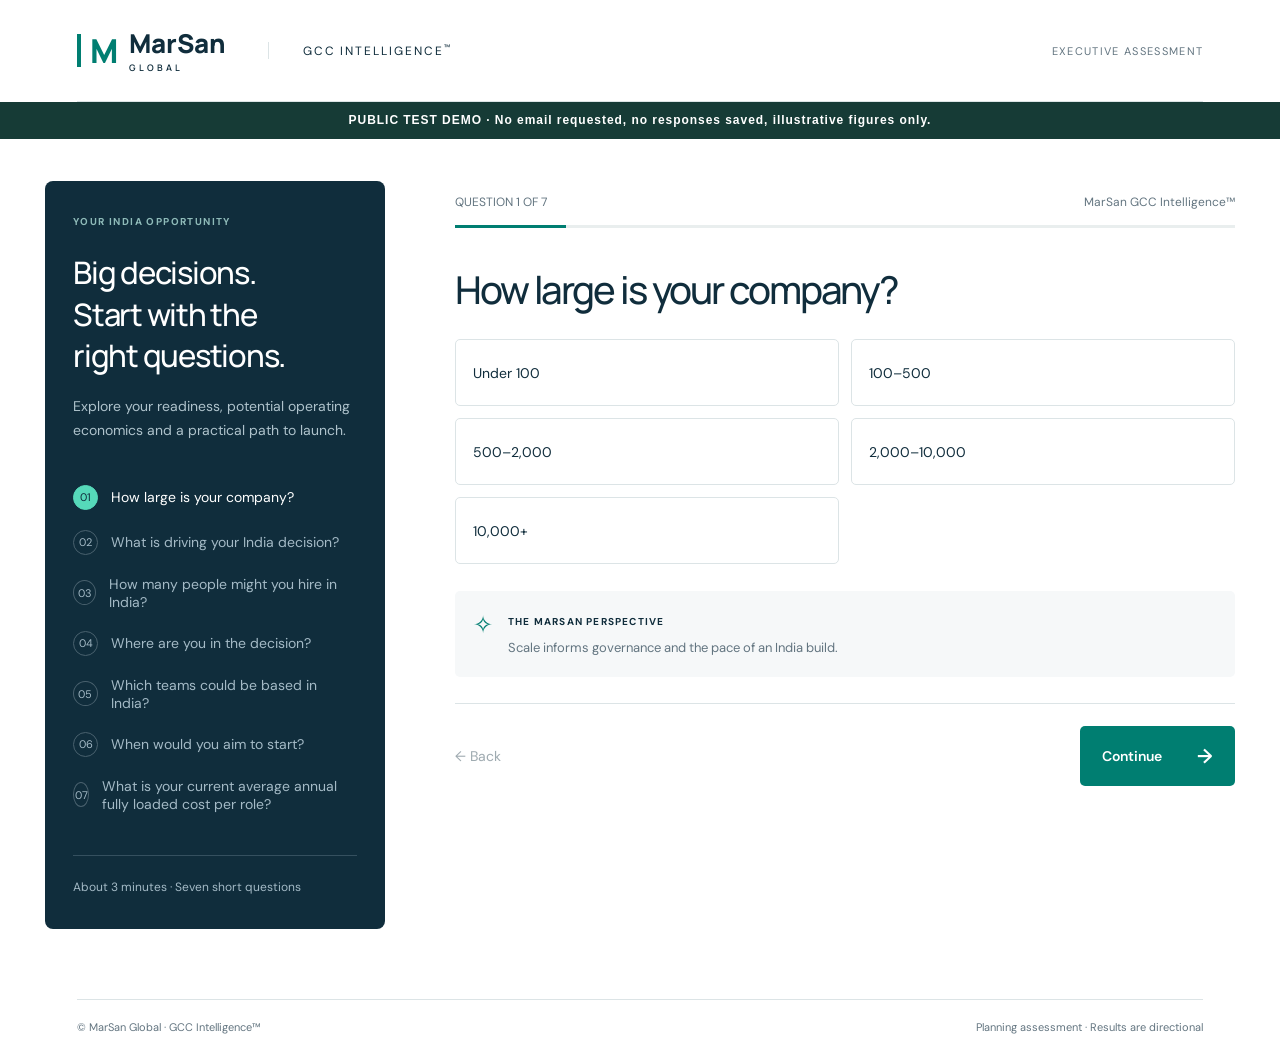
<file: index.html>
<!doctype html>
<html lang="en"><head><meta charset="utf-8"><meta name="viewport" content="width=device-width, initial-scale=1"><title>MarSan GCC Intelligence</title><meta name="description" content="Explore your India GCC opportunity with MarSan Global."><link rel="icon" href="./favicon.svg"><link rel="stylesheet" href="./style.css"><style>.demo-banner{background:#163b36;color:#fff;text-align:center;padding:10px 16px;font:600 12px/1.4 Arial,sans-serif;letter-spacing:.08em}</style></head>
<body>
<header><a class="brand" href="./" aria-label="MarSan Global"><span class="brandmark">M</span><span>MarSan<small>GLOBAL</small></span></a><div class="productname">GCC INTELLIGENCE<sup>™</sup></div><span class="headernote">EXECUTIVE ASSESSMENT</span></header>
<div class="demo-banner" role="status">PUBLIC TEST DEMO · No email requested, no responses saved, illustrative figures only.</div><main class="singlepage"><section id="assessment" class="assessment-shell"><aside><span class="eyebrow">YOUR INDIA OPPORTUNITY</span><h2>Big decisions.<br>Start with the<br>right questions.</h2><p>Explore your readiness, potential operating economics and a practical path to launch.</p><ol id="steps"></ol><div class="asidebottom">About 3 minutes · Seven short questions</div></aside><section class="questionpanel"><div class="questiontop"><span id="questioncount"></span><span>MarSan GCC Intelligence™</span></div><div class="progress"><span id="progressfill"></span></div><div id="question"></div><div class="expertise"><span>✧</span><div><strong>THE MARSAN PERSPECTIVE</strong><p id="insight"></p></div></div><div class="questionnav"><button id="back" class="textbutton" type="button">← Back</button><span id="questionerror" role="alert"></span><button id="next" class="primary" type="button">Continue <span>→</span></button></div></section></section>
<section id="results" hidden><div class="resulthead"><div><div class="eyebrow">YOUR EXECUTIVE ASSESSMENT</div><h1>Your next chapter in India.</h1><p id="resultsummary"></p></div><button id="restart" class="primary" type="button">Start a new assessment <span>↗</span></button></div><div class="resultgrid"><article class="scorecard"><span class="overline">GCC READINESS</span><div class="scorecircle"><strong id="score"></strong><span>/ 100</span></div><h3 id="scoreband"></h3><p>An initial planning view based on the answers you shared.</p></article><article class="savingscard"><div class="cardtop"><span class="overline">ILLUSTRATIVE ANNUAL DIFFERENCE</span><span class="pill">Directional estimate</span></div><strong class="savingnumber" id="savingsheadline"></strong><p id="savingsnote"></p><div class="compare"><div><span>Current delivery scenario</span><b id="currentcost"></b></div><div class="bar current"></div><div><span>India delivery scenario</span><b id="indiacost"></b></div><div class="bar india"></div></div><p class="fineprint">Demo figures use a simplified example of $20,000 per role. They are not MarSan projections, quotations or guaranteed savings.</p></article><article class="modelcard"><span class="overline">SUGGESTED STARTING MODEL</span><h2 id="modelname"></h2><p>A starting point for discussion. The right structure depends on control, ownership, role mix and execution needs.</p><span class="modeltag">Discuss the model with MarSan</span></article></div><section class="nextsection"><div><span class="eyebrow">FROM ASSESSMENT TO ACTION</span><h2>Make the next move clear.</h2><p>We recommend validating the business case before committing to a build plan.</p></div><div class="nextlist"><article><span>01</span><div><h3>Validate the economics</h3><p>Confirm fully loaded costs, role mix and transition needs.</p></div></article><article><span>02</span><div><h3>Design your operating model</h3><p>Clarify governance, ownership and the first wave of capabilities.</p></div></article><article><span>03</span><div><h3>Sequence your first team</h3><p>Plan first-cohort readiness separately from full-scale hiring.</p></div></article></div></section></section></main>

<footer><span>© MarSan Global · GCC Intelligence™</span><span>Planning assessment · Results are directional</span></footer><script src="./demo.js" defer></script></body></html>
</file>
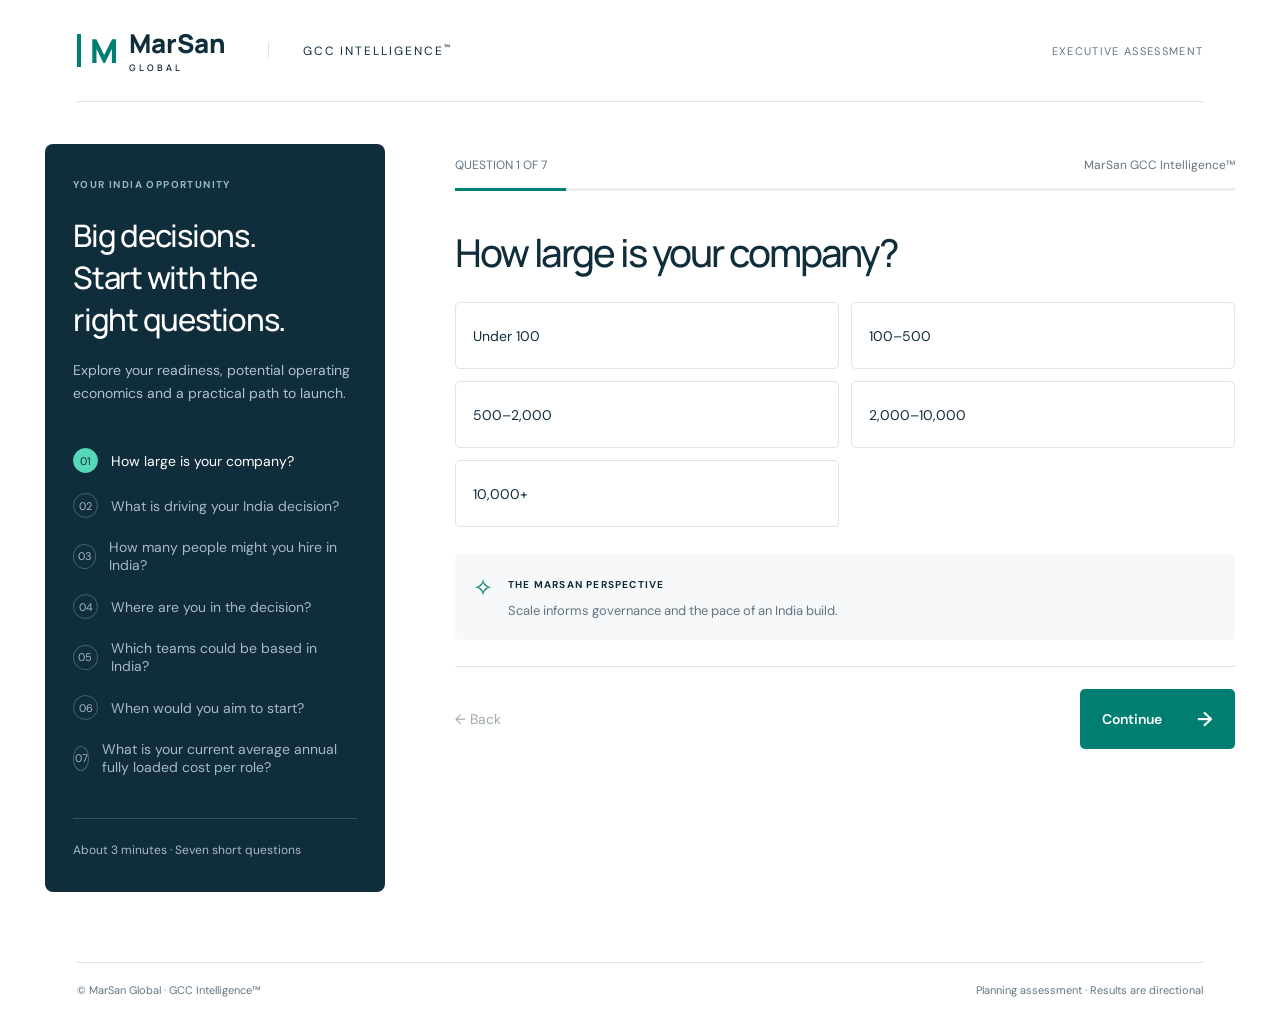
<file: calculator.html>
<!doctype html>
<html lang="en"><head><meta charset="utf-8"><meta name="viewport" content="width=device-width, initial-scale=1"><title>MarSan GCC Intelligence</title><meta name="description" content="Explore your India GCC opportunity with MarSan Global."><link rel="icon" href="/favicon.svg"><link rel="stylesheet" href="/style.css"></head>
<body>
<header><a class="brand" href="/" aria-label="MarSan Global"><span class="brandmark">M</span><span>MarSan<small>GLOBAL</small></span></a><div class="productname">GCC INTELLIGENCE<sup>™</sup></div><span class="headernote">EXECUTIVE ASSESSMENT</span></header>
<main class="singlepage"><section id="assessment" class="assessment-shell"><aside><span class="eyebrow">YOUR INDIA OPPORTUNITY</span><h2>Big decisions.<br>Start with the<br>right questions.</h2><p>Explore your readiness, potential operating economics and a practical path to launch.</p><ol id="steps"></ol><div class="asidebottom">About 3 minutes · Seven short questions</div></aside><section class="questionpanel"><div class="questiontop"><span id="questioncount"></span><span>MarSan GCC Intelligence™</span></div><div class="progress"><span id="progressfill"></span></div><div id="question"></div><div class="expertise"><span>✧</span><div><strong>THE MARSAN PERSPECTIVE</strong><p id="insight"></p></div></div><div class="questionnav"><button id="back" class="textbutton" type="button">← Back</button><span id="questionerror" role="alert"></span><button id="next" class="primary" type="button">Continue <span>→</span></button></div></section></section>
<section id="results" hidden><div class="resulthead"><div><div class="eyebrow">YOUR EXECUTIVE ASSESSMENT</div><h1>Your next chapter in India.</h1><p id="resultsummary"></p></div><button id="restart" class="primary" type="button">Start a new assessment <span>↗</span></button></div><div class="resultgrid"><article class="scorecard"><span class="overline">GCC READINESS</span><div class="scorecircle"><strong id="score"></strong><span>/ 100</span></div><h3 id="scoreband"></h3><p>An initial planning view based on the answers you shared.</p></article><article class="savingscard"><div class="cardtop"><span class="overline">POTENTIAL ANNUAL OPERATING DIFFERENCE</span><span class="pill">Directional estimate</span></div><strong class="savingnumber" id="savingsheadline"></strong><p id="savingsnote"></p><div class="compare"><div><span>Current delivery scenario</span><b id="currentcost"></b></div><div class="bar current"></div><div><span>India delivery scenario</span><b id="indiacost"></b></div><div class="bar india"></div></div><p class="fineprint">This initial estimate is for planning, subject to a detailed assessment. It is not a quotation or guaranteed saving.</p></article><article class="modelcard"><span class="overline">SUGGESTED STARTING MODEL</span><h2 id="modelname"></h2><p>A starting point for discussion. The right structure depends on control, ownership, role mix and execution needs.</p><span class="modeltag">Discuss the model with MarSan</span></article></div><section class="nextsection"><div><span class="eyebrow">FROM ASSESSMENT TO ACTION</span><h2>Make the next move clear.</h2><p>We recommend validating the business case before committing to a build plan.</p></div><div class="nextlist"><article><span>01</span><div><h3>Validate the economics</h3><p>Confirm fully loaded costs, role mix and transition needs.</p></div></article><article><span>02</span><div><h3>Design your operating model</h3><p>Clarify governance, ownership and the first wave of capabilities.</p></div></article><article><span>03</span><div><h3>Sequence your first team</h3><p>Plan first-cohort readiness separately from full-scale hiring.</p></div></article></div></section></section></main>
<dialog id="lead-dialog"><button id="close" class="close" type="button" aria-label="Close form">×</button><div class="eyebrow">YOUR ASSESSMENT IS READY</div><h2>Unlock your GCC perspective.</h2><p>Enter your company details to see your results. We’ll use the assessment to understand your GCC priorities.</p><form id="lead-form"><label>Work email <span aria-hidden="true">*</span><input id="email" name="email" type="email" autocomplete="email" required placeholder="you@company.com" maxlength="254"></label><label>Full name <span aria-hidden="true">*</span><input id="name" name="name" autocomplete="name" required minlength="2" maxlength="100" placeholder="Your name"></label><label>Company <span aria-hidden="true">*</span><input id="company" name="company" autocomplete="organization" required minlength="2" maxlength="150" placeholder="Company name"></label><label>Role <small>(optional)</small><select id="role" name="role"><option value="">Select your role</option><option>CEO / Founder</option><option>CFO / Finance</option><option>Technology / Engineering</option><option>HR / Talent</option><option>Operations / Transformation</option><option>PE / Investor</option><option>Other</option></select></label><input name="website" class="honeypot" tabindex="-1" autocomplete="off" aria-hidden="true"><label class="checklabel"><input id="advisor" type="checkbox"> I’d like MarSan to contact me about this assessment.</label><label class="checklabel"><input id="marketing" type="checkbox"> Send me occasional GCC insights and invitations. I can opt out later.</label><p id="lead-error" role="alert"></p><button id="submit-lead" class="primary" type="submit">See my results <span>→</span></button><p class="small">Submitting gives MarSan your answers and contact details for this requested assessment. Marketing messages require the separate checkbox. <a href="/privacy.html" target="_blank" rel="noopener noreferrer">Privacy notice ↗</a></p></form></dialog>
<footer><span>© MarSan Global · GCC Intelligence™</span><span>Planning assessment · Results are directional</span></footer><script src="/calculator.js" defer></script></body></html>
</file>
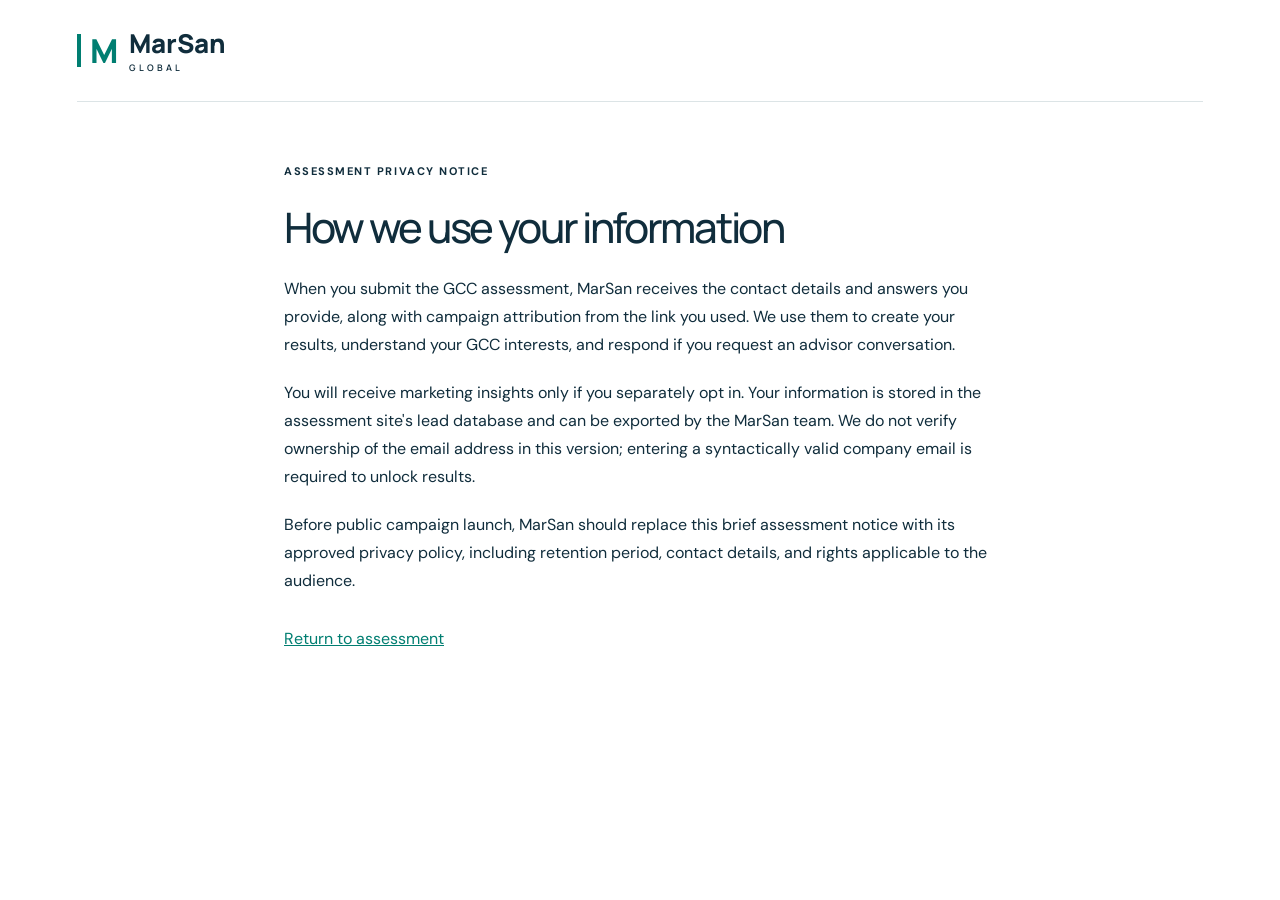
<file: privacy.html>
<!doctype html><html lang="en"><head><meta charset="utf-8"><meta name="viewport" content="width=device-width, initial-scale=1"><title>Assessment privacy notice | MarSan Global</title><link rel="stylesheet" href="/style.css"></head><body><header><a class="brand" href="/calculator.html"><span class="brandmark">M</span><span>MarSan<small>GLOBAL</small></span></a></header><main style="max-width:760px;margin:60px auto;padding:0 24px 80px;line-height:1.75"><p class="eyebrow">ASSESSMENT PRIVACY NOTICE</p><h1 style="font-size:42px">How we use your information</h1><p>When you submit the GCC assessment, MarSan receives the contact details and answers you provide, along with campaign attribution from the link you used. We use them to create your results, understand your GCC interests, and respond if you request an advisor conversation.</p><p style="margin-top:20px">You will receive marketing insights only if you separately opt in. Your information is stored in the assessment site's lead database and can be exported by the MarSan team. We do not verify ownership of the email address in this version; entering a syntactically valid company email is required to unlock results.</p><p style="margin-top:20px">Before public campaign launch, MarSan should replace this brief assessment notice with its approved privacy policy, including retention period, contact details, and rights applicable to the audience.</p><p style="margin-top:30px"><a href="/calculator.html" style="color:#007e71;text-decoration:underline">Return to assessment</a></p></main></body></html>
</file>
<file: style.css>
@import url('https://fonts.googleapis.com/css2?family=DM+Sans:wght@400;500;600;700&family=Manrope:wght@400;500;600;700;800&display=swap');
:root{--ink:#102d3c;--muted:#637580;--teal:#007e71;--mint:#56d9ba;--line:#dce4e6;--paper:#f7f9fa}*{box-sizing:border-box}body{margin:0;color:var(--ink);background:white;font-family:'DM Sans',sans-serif;font-size:16px}button,a,input{font:inherit}button{cursor:pointer}button:focus-visible,a:focus-visible,input:focus-visible{outline:3px solid #1b9b88;outline-offset:4px}button{border:0}a{color:inherit;text-decoration:none}.previewbar{background:#0b202c;color:#a6bbc6;min-height:48px;display:flex;align-items:center;justify-content:space-between;padding:0 4%;font-size:12px;letter-spacing:.07em}.previewbar>span:first-child{display:flex;gap:12px;align-items:center}.previewbar i{width:1px;height:13px;background:#49606d}.previewbar nav{display:flex;align-self:stretch}.previewbar button{padding:0 20px;background:transparent;color:#b3c5ce;font-size:13px;letter-spacing:0;border-bottom:2px solid transparent}.previewbar button.active{color:white;border-color:var(--mint);background:#163542}.previewnote{font-size:12px;letter-spacing:0}header{height:102px;margin:0 6%;display:flex;align-items:center;border-bottom:1px solid var(--line);gap:42px}.brand{display:flex;gap:11px;align-items:center;font-family:Manrope,sans-serif;font-weight:800;font-size:26px;line-height:1}.brand small{display:block;font-size:9px;letter-spacing:.34em;margin-top:7px;font-weight:600}.brandmark{font-size:33px;border-left:4px solid var(--teal);padding-left:9px;color:var(--teal)}.productname{font-size:12px;letter-spacing:.16em;border-left:1px solid var(--line);padding-left:34px}.productname sup{font-size:8px}header>.textbutton{margin-left:auto}.textbutton{background:transparent;color:var(--ink);font-size:14px;padding:12px 0}.textbutton span{margin-left:14px}.screen{display:none}.screen.active{display:block}.hero{padding:68px 6% 64px;display:grid;grid-template-columns:1.12fr 1fr;gap:6%;align-items:center;max-width:1600px;margin:auto}.eyebrow{font-size:11px;font-weight:700;letter-spacing:.14em;display:flex;align-items:center;gap:10px}.herocopy .eyebrow>span{width:7px;height:7px;background:var(--teal);border-radius:50%}h1,h2,h3,p{margin:0}h1,h2,h3{font-family:Manrope,sans-serif}h1{font-weight:500;letter-spacing:-.055em;font-size:clamp(40px,4.4vw,68px);line-height:1.13;margin:23px 0}em{font-style:normal;color:var(--teal)}.herocopy>p{font-size:17px;color:var(--muted);line-height:1.8;max-width:495px;margin-bottom:30px}.primary{background:var(--teal);color:white;padding:17px 22px;border-radius:5px;display:inline-flex;gap:35px;justify-content:space-between;align-items:center;font-size:14px;font-weight:600;transition:background .2s}.primary:hover{background:#005f58}.primary span{font-size:20px}.micro{display:flex;gap:10px;font-size:12px;color:var(--muted);margin-top:19px}.micro b{font-weight:400}.report-preview{background:#f0f5f5;border:1px solid #d9e4e4;border-radius:12px;padding:30px;box-shadow:0 20px 50px #123e4010;position:relative}.report-top{display:flex;justify-content:space-between;align-items:center}.report-top .eyebrow{font-size:10px}.pill{font-size:11px;letter-spacing:0;font-weight:500;border:1px solid #cddbdc;padding:5px 9px;border-radius:20px;white-space:nowrap}.report-preview h2{font-size:28px;font-weight:500;letter-spacing:-.035em;line-height:1.35;margin-top:26px}.previewmetric{display:flex;justify-content:space-between;align-items:center;border-bottom:1px solid #cbdcdb;padding:29px 0 23px;margin-bottom:8px}.overline{font-size:11px;letter-spacing:.11em;font-weight:700}.previewmetric strong{display:block;font-family:Manrope,sans-serif;font-size:43px;letter-spacing:-.05em;margin:9px 0}.previewmetric strong span{font-size:30px}.previewmetric p{font-size:11px;color:var(--muted)}.spark{height:80px;display:flex;align-items:flex-end;gap:6px;margin-left:12px}.spark b{width:10px;background:#a8d6ca;height:24%}.spark b:nth-child(2){height:36%}.spark b:nth-child(3){height:44%}.spark b:nth-child(4){height:58%}.spark b:nth-child(5){height:66%}.spark b:nth-child(6){height:84%}.spark b:nth-child(7){height:100%;background:var(--teal)}.reportrow{display:flex;justify-content:space-between;gap:12px;padding:15px 0;font-size:12px}.reportrow>span{color:var(--muted)}.reportrow strong{font-weight:500}.reportrow strong span{margin-left:8px}.reportbottom{background:#e3eeeb;padding:13px;font-size:12px;border-radius:4px;margin-top:14px}.miniicon{color:var(--teal);margin-right:8px}.valuegrid{display:grid;grid-template-columns:repeat(3,1fr);gap:48px;margin:0 6%;border-top:1px solid var(--line);padding:35px 0 40px}.valuegrid article+article{border-left:1px solid var(--line);padding-left:38px}.number{font-size:10px;color:var(--teal);font-weight:700;letter-spacing:.15em}.valuegrid h3{font-size:18px;letter-spacing:-.03em;margin:13px 0 10px;font-weight:600}.valuegrid p{font-size:14px;color:var(--muted);line-height:1.7;max-width:330px}footer{border-top:1px solid var(--line);margin:0 6%;padding:20px 0;display:flex;align-items:center;justify-content:space-between;font-size:11px;color:var(--muted)}footer b{margin:0 12px}.assessment-shell{display:grid;grid-template-columns:340px 1fr;max-width:1250px;margin:42px auto 70px;padding:0 30px;gap:70px}aside{background:var(--ink);color:white;border-radius:8px;padding:34px 28px;min-height:610px}aside .eyebrow{color:#8fbbb9;font-size:10px}aside h2{font-size:31px;font-weight:500;line-height:1.35;letter-spacing:-.04em;margin:24px 0 18px}aside p{color:#afc3cc;font-size:14px;line-height:1.7}aside ol{list-style:none;padding:0;margin:32px 0}aside li{display:flex;align-items:center;gap:13px;font-size:14px;color:#a4bac6;padding:10px 0}aside li span{border:1px solid #49616e;border-radius:50%;width:25px;height:25px;display:grid;place-items:center;font-size:11px}aside li.selected{color:white}aside li.selected span{background:var(--mint);border-color:var(--mint);color:var(--ink)}.asidebottom{font-size:12px;color:#a4bac6;border-top:1px solid #35505f;padding-top:23px}.asidebottom span{margin-right:8px}.questionpanel{padding:13px 0;min-width:0}.questiontop{display:flex;justify-content:space-between;align-items:center;font-size:12px;color:var(--muted)}.progress{height:3px;background:#e9eeee;margin:15px 0 40px}.progress span{height:3px;background:var(--teal);display:block;transition:width .2s}.questionpanel h2{font-size:32px;font-weight:500;letter-spacing:-.04em;line-height:1.3;margin:10px 0 12px}.questionhelper{color:var(--muted);font-size:15px;line-height:1.6;margin-bottom:27px}.options{display:grid;grid-template-columns:1fr 1fr;gap:12px}.option{display:flex;align-items:center;gap:13px;padding:20px 17px;border:1px solid var(--line);border-radius:5px;cursor:pointer;font-size:14px;min-height:67px}.option:has(input:checked){border-color:var(--teal);background:#f0f9f6;box-shadow:inset 0 0 0 1px var(--teal)}input[type=radio],input[type=checkbox]{accent-color:var(--teal);width:17px;height:17px;flex-shrink:0}.expertise{display:flex;gap:15px;background:#f6f8f9;padding:18px;border-radius:5px;margin-top:27px}.expertise>span{color:var(--teal);font-size:24px}.expertise strong{font-size:10px;letter-spacing:.12em}.expertise p{font-size:13px;line-height:1.65;color:var(--muted);margin-top:7px}.questionnav{display:flex;justify-content:space-between;align-items:center;border-top:1px solid var(--line);margin-top:26px;padding-top:22px}#questionerror{font-size:12px;color:#a42b30;margin:0 12px}fieldset{border:0;padding:0;margin:0}legend{position:absolute;width:1px;height:1px;overflow:hidden;clip-path:inset(50%)}.teaminput{display:flex;align-items:center;gap:18px;margin:22px 0}.teaminput input{width:125px;font-size:38px;border:1px solid var(--line);border-radius:5px;color:var(--ink);padding:10px}input[type=range]{width:100%;accent-color:var(--teal);margin:25px 0}.shortcuts{display:flex;gap:10px;flex-wrap:wrap}.shortcuts button{background:var(--paper);border:1px solid var(--line);padding:10px 15px;border-radius:4px;color:var(--ink)}.resulthead{margin:42px 6% 30px;display:flex;justify-content:space-between;align-items:center;gap:30px}.resulthead h1{font-size:40px;margin:16px 0 12px}.resulthead p{font-size:14px;color:var(--muted);line-height:1.6}.resulthead .primary{white-space:nowrap}.resultgrid{margin:0 6%;display:grid;grid-template-columns:.9fr 1.35fr .95fr;gap:22px}.resultgrid article{border:1px solid var(--line);border-radius:8px;padding:26px;min-width:0}.scorecard{text-align:center}.scorecard>.overline{display:block;text-align:left}.scorecircle{width:157px;height:157px;border-radius:50%;background:radial-gradient(closest-side,white 85%,transparent 86%),conic-gradient(var(--teal) 0deg 291.6deg,#e9eeee 291.6deg 360deg);display:flex;justify-content:center;align-items:center;flex-direction:column;margin:26px auto 20px}.scorecircle strong{font-size:49px;font-family:Manrope,sans-serif;line-height:1.1;letter-spacing:-.04em}.scorecircle span{font-size:12px;color:var(--muted)}.scorecard h3{font-size:17px;font-weight:600}.scorecard p{font-size:13px;line-height:1.7;color:var(--muted);margin:13px 0 16px}.scorecard .textbutton{font-size:12px}.cardtop{display:flex;justify-content:space-between;gap:10px;align-items:center}.cardtop .overline{font-size:10px}.cardtop .pill{font-size:10px}.savingnumber{font-size:45px;font-family:Manrope,sans-serif;letter-spacing:-.05em;display:block;margin:22px 0 8px}.savingnumber span{font-size:28px}.savingscard>p{font-size:12px;line-height:1.7;color:var(--muted);max-width:310px}.compare{margin:23px 0}.compare>div:not(.bar){font-size:11px;display:flex;justify-content:space-between;margin:13px 0 7px}.bar{height:10px;border-radius:2px}.bar.current{background:#bfced5;width:100%}.bar.india{background:var(--teal);width:40%}.smallmetrics{display:flex;gap:26px;border-top:1px solid var(--line);padding-top:17px}.smallmetrics span{font-size:9px;letter-spacing:.06em;display:block;color:var(--muted)}.smallmetrics strong{font-size:21px;font-weight:500;display:block;margin-top:7px}.savingscard>.textbutton{font-size:12px;margin-top:10px}.resultgrid .modelcard{background:var(--ink);border-color:var(--ink);color:white}.modelcard>.overline{color:#a5c7ca;font-size:10px}.modelicon{display:flex;gap:11px;font-size:12px;margin:27px 0 16px;color:#a5c7ca}.modelicon span{color:#668791}.modelcard h2{font-size:33px;font-weight:500;letter-spacing:-.045em;line-height:1.2}.modelcard em{color:var(--mint)}.modelcard p{font-size:13px;color:#b6c9d2;line-height:1.75;margin:18px 0}.modeltag{display:inline-block;font-size:10px;border-top:1px solid #365363;padding-top:16px;color:#a5c7ca}.nextsection{margin:38px 6% 32px;padding:30px 0 0;border-top:1px solid var(--line);display:grid;grid-template-columns:1fr 1.8fr;gap:50px}.nextsection h2{font-weight:500;font-size:27px;letter-spacing:-.04em;margin:13px 0}.nextsection p{font-size:13px;color:var(--muted);line-height:1.7}.nextlist article{display:flex;gap:22px;align-items:center;padding:0 0 20px;margin-bottom:20px;border-bottom:1px solid var(--line)}.nextlist article:last-child{margin-bottom:0;border-bottom:0}.nextlist article>span{font-size:12px;color:var(--teal)}.nextlist h3{font-size:15px;font-weight:600;margin-bottom:5px}.nextlist b{margin-left:auto;font-weight:400}.nextsection .eyebrow{font-size:10px}dialog{border:0;border-radius:12px;padding:38px;max-width:540px;width:calc(100% - 30px);color:var(--ink);box-shadow:0 30px 100px #0004}dialog::backdrop{background:#071d2cab;backdrop-filter:blur(4px)}.close{position:absolute;right:15px;top:10px;font-size:28px;background:transparent;color:var(--muted)}dialog h2{font-size:28px;margin:14px 0;font-weight:500;letter-spacing:-.04em}dialog p{font-size:14px;line-height:1.7;color:var(--muted);margin:12px 0}dialog table{font-size:13px;width:100%;border-collapse:collapse}dialog td{padding:11px 0;border-bottom:1px solid var(--line)}dialog td:last-child{text-align:right}dialog label{display:block;font-size:13px;margin-top:17px}dialog input:not([type=checkbox]){display:block;width:100%;padding:12px;margin-top:7px;border:1px solid #cdd7dd;border-radius:4px}dialog .checklabel{display:flex;gap:9px;line-height:1.6;font-size:12px}dialog .primary{width:100%;margin-top:22px}dialog .small{font-size:11px}.previewnotice{padding:10px 12px;background:#f0f5f5;border-radius:4px;font-size:12px!important}button:disabled{opacity:.4;cursor:default}
@media(min-width:1500px){.hero{padding-top:90px;padding-bottom:90px}}@media(max-width:1100px){.previewbar>span:first-child{display:none}.hero{gap:35px;padding-top:48px}.report-preview{padding:22px}.reportrow{flex-direction:column;gap:5px}.spark{display:none}.resultgrid{gap:12px;grid-template-columns:.95fr 1.2fr .85fr}.resultgrid article{padding:20px}.cardtop{flex-wrap:wrap}.savingnumber{font-size:36px}.smallmetrics{gap:15px}.smallmetrics strong{font-size:18px}.assessment-shell{gap:35px;grid-template-columns:280px 1fr}.questionpanel h2{font-size:28px}.option{padding:16px 12px}.resulthead h1{font-size:34px}}
@media(max-width:760px){.previewbar{justify-content:center;padding:0}.previewnote{display:none}.previewbar button{padding:14px 18px;font-size:12px}header{height:80px;margin:0 6%;gap:18px}.brand{font-size:22px}.brandmark{font-size:27px}.productname{font-size:9px;padding-left:18px;letter-spacing:.08em}header>.textbutton{display:none}.hero{grid-template-columns:1fr;padding-top:36px;padding-bottom:38px;gap:36px}h1{font-size:45px;margin:21px 0}.hero .eyebrow{font-size:9px}.herocopy>p{font-size:16px;line-height:1.7}.micro{font-size:10px;gap:7px}.report-preview{padding:25px}.report-preview h2{font-size:27px}.reportrow{flex-direction:row;font-size:11px}.spark{display:flex}.valuegrid{grid-template-columns:1fr;gap:25px;padding:28px 0}.valuegrid article+article{border-left:0;padding-left:0}.valuegrid p{max-width:100%}footer{flex-direction:column;gap:12px;align-items:flex-start;line-height:1.7}.assessment-shell{display:block;padding:0 6%;margin:25px 0 40px}.assessment-shell aside{display:none}.questionpanel{padding:0}.progress{margin-bottom:30px}.questionpanel h2{font-size:31px}.options{grid-template-columns:1fr}.option{min-height:60px}.expertise{margin-top:24px}.questionnav{position:static;background:white;padding:18px 0;margin-bottom:0}.resulthead{display:block;margin-top:30px}.resulthead .eyebrow{font-size:9px;flex-wrap:wrap}.resulthead h1{font-size:37px}.resulthead>.primary{margin-top:23px}.resultgrid{grid-template-columns:1fr;gap:18px}.resultgrid article{padding:26px}.scorecard>.overline{text-align:center}.scorecircle{margin:20px auto}.savingnumber{font-size:46px}.cardtop{flex-wrap:nowrap}.smallmetrics{gap:40px}.smallmetrics strong{font-size:23px}.modelcard h2 br{display:none}.modelcard h2{font-size:28px;word-spacing:3px}.modelcard h2 em:before{content:' '}.nextsection{grid-template-columns:1fr;gap:26px}.nextlist article{gap:15px}.nextsection h2{font-size:28px}dialog{padding:30px 23px}.questiontop .textbutton{font-size:12px}}
@media(prefers-reduced-motion:reduce){*{transition:none!important;scroll-behavior:auto!important}}@media print{.previewbar,header,.primary,.textbutton,footer{display:none!important}.screen{display:none!important}#results{display:block!important}.resultgrid{margin:20px 0}.nextsection{margin:20px 0}.resulthead{margin:20px 0}}
[hidden]{display:none!important}.singlepage{min-height:70vh}.headernote{margin-left:auto;font-size:11px;letter-spacing:.12em;color:var(--muted)}aside li.active{color:white}aside li.active span{background:var(--mint);border-color:var(--mint);color:var(--ink)}aside li.done{color:#d1e3e3}.questionpanel #question h1{font-size:clamp(29px,3vw,43px);margin:4px 0 28px;max-width:760px}.option{display:block;text-align:left;background:#fff;color:var(--ink)}.option[aria-pressed=true]{border-color:var(--teal);background:#f0f9f6;box-shadow:inset 0 0 0 1px var(--teal)}.rangeblock{max-width:620px;padding:20px 0 40px}.rangevalue strong{font-family:Manrope,sans-serif;font-size:56px}.rangevalue span{color:var(--muted);margin-left:8px}.rangeends{display:flex;justify-content:space-between;color:var(--muted);font-size:12px}.fineprint{font-size:10px!important;margin-top:10px}.honeypot{position:absolute!important;left:-9999px!important;width:1px!important;height:1px!important;opacity:0}dialog select{display:block;width:100%;padding:12px;margin-top:7px;border:1px solid #cdd7dd;border-radius:4px;background:#fff;color:var(--ink)}dialog .checklabel input{width:auto;margin:2px 0 0}dialog a{text-decoration:underline}#lead-error{color:#a42b30}#lead-error:empty{display:none}@media(max-width:760px){.headernote{display:none}.assessment-shell{min-height:600px}.questionpanel #question h1{font-size:31px}.rangevalue strong{font-size:48px}}
</file>
